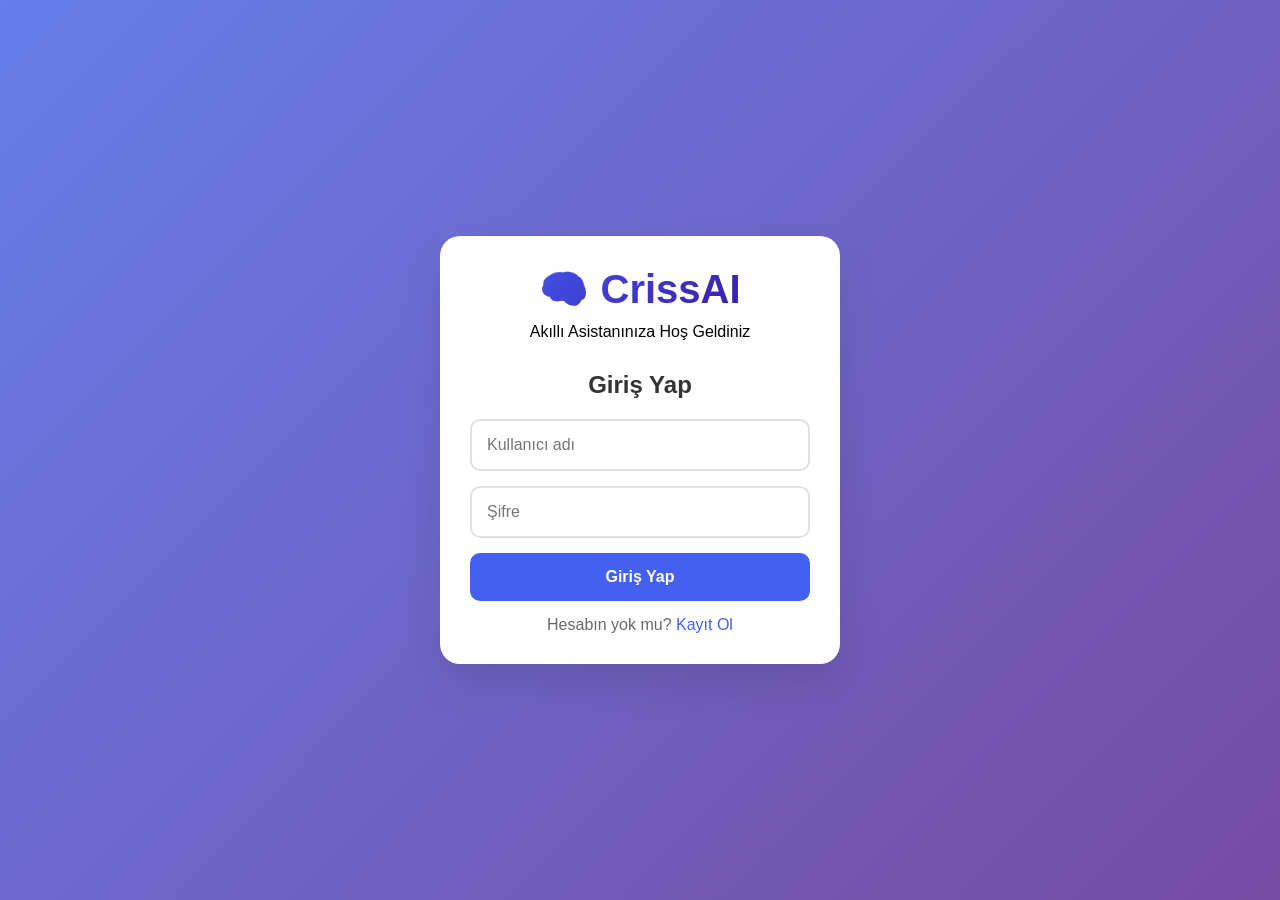
<file: index.html>
<!DOCTYPE html>
<html lang="tr">
<head>
    <meta charset="UTF-8">
    <meta name="viewport" content="width=device-width, initial-scale=1.0, user-scalable=no">
    <title>CrissAI - Giriş</title>
    <link rel="stylesheet" href="css/style.css">
</head>
<body class="login-body">
    <div class="login-container">
        <div class="login-header">
            <h1>🧠 CrissAI</h1>
            <p>Akıllı Asistanınıza Hoş Geldiniz</p>
        </div>

        <!-- GİRİŞ FORM -->
        <div class="login-form" id="loginForm">
            <h2>Giriş Yap</h2>
            <div class="input-group">
                <input type="text" id="username" placeholder="Kullanıcı adı" required>
            </div>
            <div class="input-group">
                <input type="password" id="password" placeholder="Şifre" required>
            </div>
            <button onclick="login()" class="login-btn">Giriş Yap</button>
            <p class="switch-form">
                Hesabın yok mu? <a href="#" onclick="showRegister()">Kayıt Ol</a>
            </p>
        </div>

        <!-- KAYIT FORM -->
        <div class="login-form" id="registerForm" style="display: none;">
            <h2>Kayıt Ol</h2>
            <div class="input-group">
                <input type="text" id="regUsername" placeholder="Kullanıcı adı" required>
            </div>
            <div class="input-group">
                <input type="email" id="regEmail" placeholder="E-posta" required>
            </div>
            <div class="input-group">
                <input type="password" id="regPassword" placeholder="Şifre" required>
            </div>
            <div class="input-group">
                <input type="password" id="regPasswordConfirm" placeholder="Şifre Tekrar" required>
            </div>
            <button onclick="register()" class="login-btn">Kayıt Ol</button>
            <p class="switch-form">
                Hesabın var mı? <a href="#" onclick="showLogin()">Giriş Yap</a>
            </p>
        </div>
    </div>

    <script src="js/auth.js"></script>
</body>
</html>
</file>
<file: css/style.css>
* {
    margin: 0;
    padding: 0;
    box-sizing: border-box;
    font-family: -apple-system, BlinkMacSystemFont, 'Segoe UI', Roboto, Oxygen, Ubuntu, Cantarell, sans-serif;
}

/* GİRİŞ EKRANI */
.login-body {
    background: linear-gradient(135deg, #667eea 0%, #764ba2 100%);
    min-height: 100vh;
    display: flex;
    align-items: center;
    justify-content: center;
    padding: 20px;
}

.login-container {
    background: white;
    border-radius: 20px;
    padding: 30px;
    width: 100%;
    max-width: 400px;
    box-shadow: 0 20px 40px rgba(0,0,0,0.1);
}

.login-header {
    text-align: center;
    margin-bottom: 30px;
}

.login-header h1 {
    background: linear-gradient(135deg, #4361ee, #3a0ca3);
    -webkit-background-clip: text;
    -webkit-text-fill-color: transparent;
    font-size: 2.5em;
    margin-bottom: 10px;
}

.login-form h2 {
    text-align: center;
    margin-bottom: 20px;
    color: #333;
}

.input-group {
    margin-bottom: 15px;
}

.input-group input {
    width: 100%;
    padding: 15px;
    border: 2px solid #e0e0e0;
    border-radius: 10px;
    font-size: 16px;
    transition: border-color 0.3s;
}

.input-group input:focus {
    border-color: #4361ee;
    outline: none;
}

.login-btn {
    width: 100%;
    padding: 15px;
    background: #4361ee;
    color: white;
    border: none;
    border-radius: 10px;
    font-size: 16px;
    font-weight: 600;
    cursor: pointer;
    margin-bottom: 15px;
}

.login-btn:hover {
    background: #3a0ca3;
}

.switch-form {
    text-align: center;
    color: #666;
}

.switch-form a {
    color: #4361ee;
    text-decoration: none;
}

/* CHAT EKRANI */
.chat-body {
    background: white;
    height: 100vh;
    display: flex;
    flex-direction: column;
    overflow: hidden;
}

.chat-header {
    display: flex;
    align-items: center;
    justify-content: space-between;
    padding: 15px;
    background: #4361ee;
    color: white;
    position: fixed;
    top: 0;
    left: 0;
    right: 0;
    z-index: 1000;
    height: 60px;
}

.menu-btn, .new-chat-btn {
    background: none;
    border: none;
    color: white;
    font-size: 1.5em;
    cursor: pointer;
    padding: 5px 10px;
}

.chat-header h1 {
    font-size: 1.2em;
}

/* SIDEBAR */
.sidebar {
    position: fixed;
    top: 0;
    left: -280px;
    width: 280px;
    height: 100vh;
    background: white;
    box-shadow: 2px 0 10px rgba(0,0,0,0.1);
    transition: left 0.3s;
    z-index: 2000;
    display: flex;
    flex-direction: column;
}

.sidebar.open {
    left: 0;
}

.sidebar-header {
    display: flex;
    justify-content: space-between;
    align-items: center;
    padding: 20px;
    background: #4361ee;
    color: white;
}

.close-sidebar {
    background: none;
    border: none;
    color: white;
    font-size: 1.5em;
    cursor: pointer;
}

.chat-history {
    flex: 1;
    overflow-y: auto;
    padding: 10px;
}

.chat-history-item {
    padding: 15px;
    border-bottom: 1px solid #f0f0f0;
    cursor: pointer;
    border-radius: 10px;
    margin-bottom: 5px;
}

.chat-history-item:hover {
    background: #f5f5f5;
}

.chat-history-item.active {
    background: #e3f2fd;
}

.sidebar-footer {
    padding: 20px;
    border-top: 1px solid #f0f0f0;
}

.sidebar-item {
    width: 100%;
    padding: 15px;
    background: none;
    border: 1px solid #e0e0e0;
    border-radius: 10px;
    margin-bottom: 10px;
    cursor: pointer;
    text-align: left;
    font-size: 14px;
}

.logout-btn {
    background: #ff4757;
    color: white;
    border: none;
}

/* ANA CHAT ALANI */
.chat-main {
    flex: 1;
    display: flex;
    flex-direction: column;
    margin-top: 60px;
    height: calc(100vh - 120px);
}

.chat-messages {
    flex: 1;
    overflow-y: auto;
    padding: 20px;
    padding-bottom: 80px;
}

.message {
    display: flex;
    margin-bottom: 15px;
    max-width: 85%;
}

.message.user {
    margin-left: auto;
    flex-direction: row-reverse;
}

.message-content {
    padding: 12px 16px;
    border-radius: 18px;
    font-size: 14px;
    line-height: 1.4;
}

.message.ai .message-content {
    background: #f1f3f5;
    border-bottom-left-radius: 5px;
}

.message.user .message-content {
    background: #4361ee;
    color: white;
    border-bottom-right-radius: 5px;
}

.chat-input-container {
    position: fixed;
    bottom: 0;
    left: 0;
    right: 0;
    background: white;
    padding: 15px;
    border-top: 1px solid #e0e0e0;
}

.chat-input-container .input-group {
    display: flex;
    gap: 10px;
    margin: 0;
}

.chat-input-container input {
    flex: 1;
    padding: 12px 15px;
    border: 2px solid #e0e0e0;
    border-radius: 25px;
    font-size: 14px;
}

.send-btn {
    background: #4361ee;
    color: white;
    border: none;
    border-radius: 25px;
    padding: 12px 20px;
    cursor: pointer;
    font-size: 14px;
}

/* MODAL */
.modal {
    display: none;
    position: fixed;
    top: 0;
    left: 0;
    width: 100%;
    height: 100%;
    background: rgba(0,0,0,0.5);
    z-index: 3000;
}

.modal.show {
    display: flex;
    align-items: center;
    justify-content: center;
}

.modal-content {
    background: white;
    border-radius: 20px;
    width: 90%;
    max-width: 400px;
    max-height: 80vh;
    overflow-y: auto;
}

.modal-header {
    display: flex;
    justify-content: space-between;
    align-items: center;
    padding: 20px;
    border-bottom: 1px solid #e0e0e0;
}

.close-modal {
    background: none;
    border: none;
    font-size: 1.5em;
    cursor: pointer;
}

.modal-body {
    padding: 20px;
}

.profile-info p {
    margin-bottom: 15px;
    padding: 10px;
    background: #f8f9fa;
    border-radius: 10px;
}

/* RESPONSIVE */
@media (max-width: 480px) {
    .login-container {
        margin: 10px;
        padding: 20px;
    }
    
    .chat-header h1 {
        font-size: 1.1em;
    }
    
    .message {
        max-width: 90%;
    }
    }
</file>
